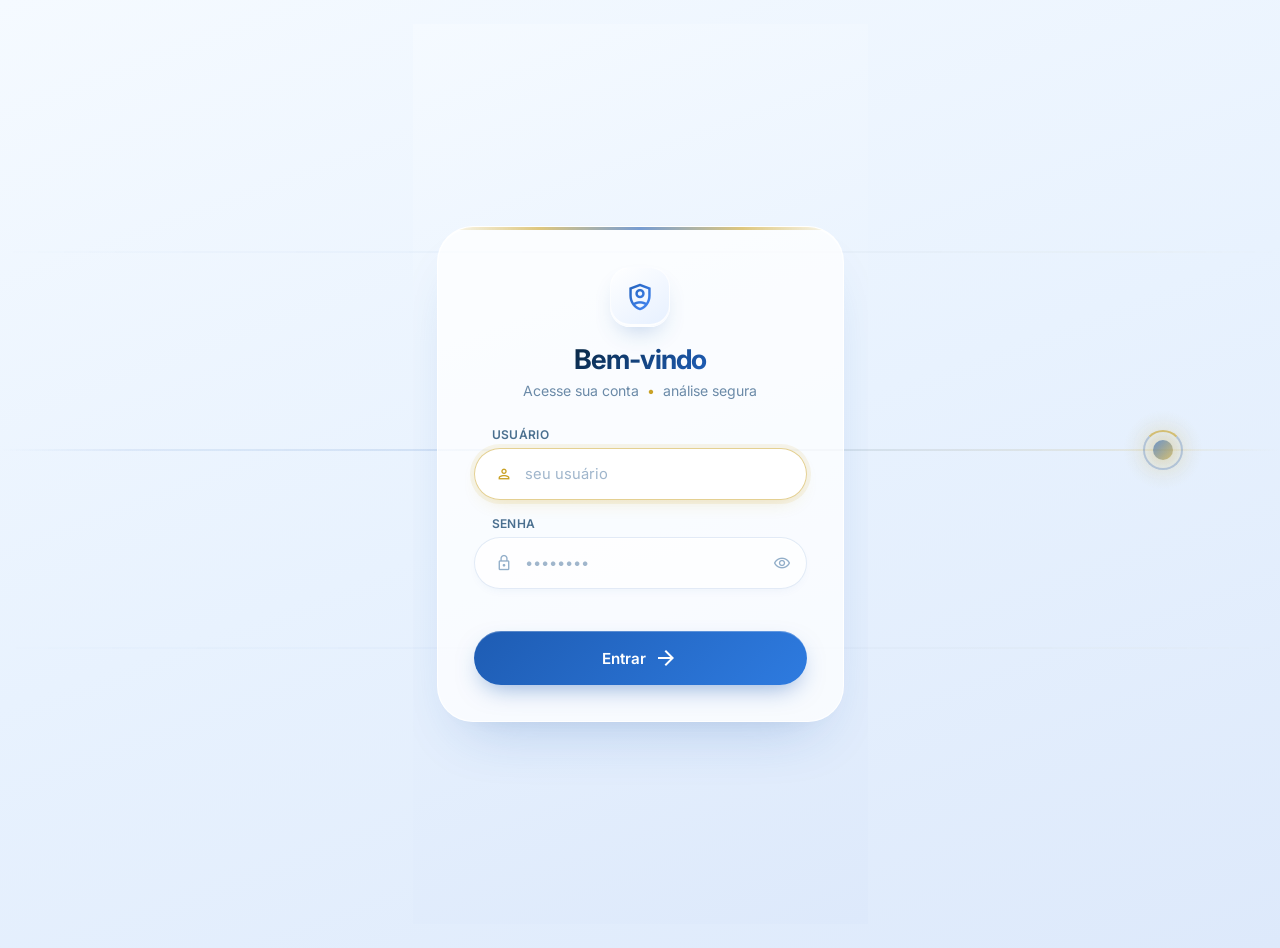
<file: frontend/index.html>
<!DOCTYPE html>
<html lang="pt-BR">
<head>
    <meta charset="UTF-8">
    <meta name="viewport" content="width=device-width, initial-scale=1.0">
    <title>Análise de Arquivos · Login</title>
    <link rel="preconnect" href="https://fonts.googleapis.com">
    <link rel="preconnect" href="https://fonts.gstatic.com" crossorigin>
    <link href="https://fonts.googleapis.com/css2?family=Inter:opsz,wght@14..32,400;14..32,500;14..32,600;14..32,700&display=swap" rel="stylesheet">
    <link rel="stylesheet" href="https://fonts.googleapis.com/css2?family=Material+Symbols+Outlined:opsz,wght,FILL,GRAD@20..48,100..700,0..1,-50..200" />
    <link rel="stylesheet" href="css/index.css">
</head>
<body>
    <div class="bg-canvas" aria-hidden="true">
        <div class="bg-track"></div>
        <div class="bg-track secondary"></div>
        <div class="bg-track tertiary"></div>
        <div class="analysis-node"></div>
    </div>

    <section class="screen screen-login" id="screenLogin">
        <div class="login-card" id="loginCard">
            <div class="login-brand">
                <div class="login-brand-icon">
                    <span class="material-symbols-outlined">shield_person</span>
                </div>
                <h1>Bem-vindo</h1>
                <p>
                    <span>Acesse sua conta</span>
                    <span class="gold-dot">•</span>
                    <span>análise segura</span>
                </p>
            </div>

            <form id="loginForm" novalidate>
                <div class="form-group">
                    <label class="form-label" for="loginUser">Usuário</label>
                    <div class="form-field" id="fieldUserContainer">
                        <span class="material-symbols-outlined field-icon">person</span>
                        <input type="text" id="loginUser" placeholder="seu usuário" autocomplete="username" required>
                    </div>
                </div>

                <div class="form-group">
                    <label class="form-label" for="loginPass">Senha</label>
                    <div class="form-field" id="fieldPassContainer">
                        <span class="material-symbols-outlined field-icon">lock</span>
                        <input type="password" id="loginPass" placeholder="••••••••" autocomplete="current-password" required>
                        <button type="button" class="field-action" id="togglePass" aria-label="Mostrar senha">
                            <span class="material-symbols-outlined" id="togglePassIcon">visibility</span>
                        </button>
                    </div>
                </div>

                <div class="error-msg" id="errorMsg" aria-live="polite">
                    <span class="material-symbols-outlined">error</span>
                    <span id="errorText">Usuário ou senha inválidos.</span>
                </div>

                <button type="submit" class="login-btn" id="loginBtn">
                    <span>Entrar</span>
                    <span class="material-symbols-outlined">arrow_forward</span>
                </button>
            </form>
        </div>
    </section>

    <script src="js/index.js"></script>
</body>
</html>
</file>
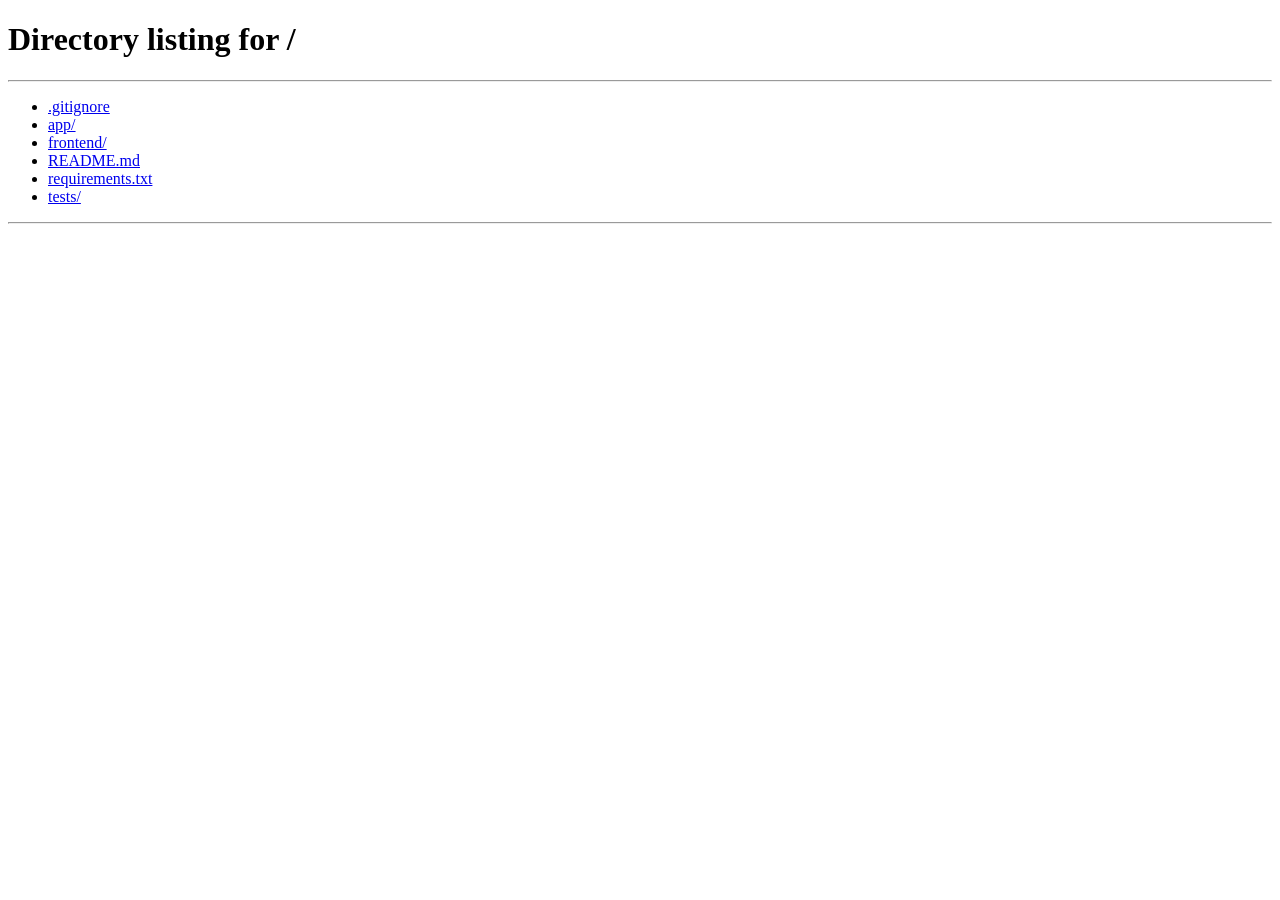
<file: frontend/dashboard.html>
<!DOCTYPE html>
<html lang="pt-BR">

<head>

    <meta charset="UTF-8">

    <meta
        name="viewport"
        content="width=device-width, initial-scale=1.0"
    >

    <title>
        Análise de Arquivos · Dashboard
    </title>

    <link
        rel="preconnect"
        href="https://fonts.googleapis.com"
    >

    <link
        rel="preconnect"
        href="https://fonts.gstatic.com"
        crossorigin
    >

    <link
        href="https://fonts.googleapis.com/css2?family=Inter:opsz,wght@14..32,400;14..32,500;14..32,600;14..32,700&display=swap"
        rel="stylesheet"
    >

    <link
        rel="stylesheet"
        href="https://fonts.googleapis.com/css2?family=Material+Symbols+Outlined:opsz,wght,FILL,GRAD@20..48,100..700,0..1,-50..200"
    >

    <link
        rel="stylesheet"
        href="css/dashboard.css"
    >

</head>


<body>





    <main class="content">


        <!-- ========================================= -->
        <!-- IDENTIDADE -->
        <!-- ========================================= -->

        <div class="brand">

            <div class="brand-icon">

                <span class="material-symbols-outlined">
                    analytics
                </span>

            </div>

            <h1>
                Sistema de Análise
            </h1>

            <p>

                <span>
                    Anexe seus arquivos para análise
                </span>

                <span class="gold-dot">
                    •
                </span>

                <span>
                    seguro &amp; rápido
                </span>

            </p>

        </div>


        <!-- ========================================= -->
        <!-- BARRA DE AÇÕES -->
        <!-- ========================================= -->

        <div class="action-bar">


            <div class="action-icons">


                <button
                    class="action-btn"
                    id="profileBtn"
                    aria-label="Perfil"
                >

                    <span class="material-symbols-outlined">
                        person
                    </span>

                </button>


                <button
                    class="action-btn"
                    id="historyBtn"
                    aria-label="Histórico"
                >

                    <span class="material-symbols-outlined">
                        history
                    </span>

                </button>


                <button
                    class="action-btn"
                    id="searchBtn"
                    aria-label="Pesquisar"
                >

                    <span class="material-symbols-outlined">
                        search
                    </span>

                </button>


            </div>


            <div
                class="file-tags"
                id="fileTags"
            >

                <div
                    class="empty-state-tag"
                    id="emptyStateTag"
                >

                    <span class="material-symbols-outlined">
                        inbox
                    </span>

                    <span>
                        Nenhum arquivo
                    </span>

                </div>

            </div>


        </div>


        <!-- ========================================= -->
        <!-- UPLOAD -->
        <!-- ========================================= -->

        <div class="upload-bar-container">

            <div
                class="input-bar-inner"
                id="inputBar"
                tabindex="0"
                role="button"
                aria-label="Selecionar arquivo para análise"
            >

                <span
                    class="material-symbols-outlined input-icon"
                >
                    attach_file
                </span>


                <span
                    class="input-bar-text"
                    id="inputBarText"
                >
                    Anexar arquivo para análise...
                </span>


                <button
                    class="attach-btn"
                    id="attachBtn"
                    aria-label="Anexar arquivo"
                    type="button"
                >

                    <span class="material-symbols-outlined">
                        add
                    </span>

                </button>

            </div>

        </div>



        <!-- ========================================= -->
        <!-- INPUT DE ARQUIVO -->
        <!-- ========================================= -->

        <input
            type="file"
            id="fileInput"
            multiple

            accept="
                .pdf,
                .png,
                .jpg,
                .jpeg,
                .gif,
                .bmp,
                .tiff,
                .tif,
                .webp,
                .txt,
                .csv,
                .xls,
                .xlsx,
                .xlsm,
                .yaml,
                .yml
            "

            style="display: none;"
        >


        <!-- ========================================= -->
        <!-- RESULTADO DA IA -->
        <!-- ========================================= -->

        <div
            class="ai-result-panel"
            id="aiResultPanel"
        >


            <div class="ai-result-header">

                <h3>

                    <span class="material-symbols-outlined">
                        auto_awesome
                    </span>

                    Resultado da Análise

                </h3>


                <button
                    class="close-result-btn"
                    id="closeResultBtn"
                    aria-label="Fechar resultado"
                    type="button"
                >

                    <span class="material-symbols-outlined">
                        close
                    </span>

                </button>

            </div>


            <div
                class="ai-result-content"
                id="aiResultContent"
            ></div>


        </div>


    </main>


    <!-- ============================================= -->
    <!-- MODAL DE PERFIL -->
    <!-- ============================================= -->

    <div
        class="modal-overlay"
        id="profileModalOverlay"
    >

        <div
            class="modal"
            id="profileModal"
        >


            <div class="modal-header">

                <h2>

                    <span class="material-symbols-outlined">
                        person
                    </span>

                    Perfil do Usuário

                </h2>


                <button
                    class="modal-close"
                    id="closeProfileModal"
                    type="button"
                >

                    <span class="material-symbols-outlined">
                        close
                    </span>

                </button>

            </div>


            <div
                class="modal-body"
                id="profileModalBody"
            ></div>


            <div class="modal-footer">

                <button
                    class="logout-modal-btn"
                    id="logoutModalBtn"
                    type="button"
                >

                    <span class="material-symbols-outlined">
                        logout
                    </span>

                    Sair

                </button>

            </div>


        </div>

    </div>


    <!-- ============================================= -->
    <!-- MODAL DE HISTÓRICO -->
    <!-- ============================================= -->

    <div
        class="modal-overlay"
        id="historyModalOverlay"
    >

        <div
            class="modal modal-large"
            id="historyModal"
        >


            <div class="modal-header">

                <h2>

                    <span class="material-symbols-outlined">
                        history
                    </span>

                    Histórico de Documentos

                </h2>


                <button
                    class="modal-close"
                    id="closeHistoryModal"
                    type="button"
                >

                    <span class="material-symbols-outlined">
                        close
                    </span>

                </button>

            </div>


            <div
                class="modal-body"
                id="historyModalBody"
            ></div>


        </div>

    </div>


    <!-- ============================================= -->
    <!-- MODAL DE PESQUISA -->
    <!-- ============================================= -->

    <div
        class="modal-overlay"
        id="searchModalOverlay"
    >

        <div
            class="modal modal-large"
            id="searchModal"
        >


            <div class="modal-header">

                <h2>

                    <span class="material-symbols-outlined">
                        search
                    </span>

                    Pesquisar Documentos

                </h2>


                <button
                    class="modal-close"
                    id="closeSearchModal"
                    type="button"
                >

                    <span class="material-symbols-outlined">
                        close
                    </span>

                </button>

            </div>


            <div class="modal-body">


                <div class="search-input-wrapper">

                    <span class="material-symbols-outlined">
                        search
                    </span>


                    <input
                        type="text"
                        id="searchInput"
                        placeholder="Digite palavras-chave ou termos..."
                    >


                    <button
                        id="searchSubmitBtn"
                        type="button"
                    >

                        <span class="material-symbols-outlined">
                            arrow_forward
                        </span>

                    </button>

                </div>


                <div
                    id="searchResults"
                    class="search-results"
                >

                    <div class="empty-state">

                        <span class="material-symbols-outlined">
                            search_off
                        </span>

                        <span>
                            Nenhum resultado ainda.
                        </span>

                    </div>

                </div>


            </div>


        </div>

    </div>


    <!-- ============================================= -->
    <!-- JAVASCRIPT -->
    <!-- ============================================= -->

    <script src="js/dashboard.js"></script>


</body>

</html>
</file>
<file: frontend/css/index.css>
* {
    margin: 0;
    padding: 0;
    box-sizing: border-box;
}

html, body {
    min-height: 100vh;
    font-family: 'Inter', -apple-system, BlinkMacSystemFont, sans-serif;
    background: linear-gradient(160deg, #f5faff 0%, #e8f2fe 50%, #dde9fb 100%);
    display: flex;
    align-items: center;
    justify-content: center;
    padding: 24px;
    color: #1a2b3e;
    position: relative;
    overflow-x: hidden;
}

/* ==============================================
   FUNDO ANIMADO - Esteira de análise
   ============================================== */
.bg-canvas {
    position: fixed;
    inset: 0;
    z-index: 0;
    overflow: hidden;
    pointer-events: none;
}

.bg-track {
    position: absolute;
    top: 50%;
    left: 0;
    right: 0;
    height: 2px;
    background: linear-gradient(90deg,
        transparent 0%,
        rgba(30, 92, 179, 0.08) 10%,
        rgba(30, 92, 179, 0.15) 50%,
        rgba(201, 162, 39, 0.12) 90%,
        transparent 100%);
    transform: translateY(-50%);
}

.bg-track.secondary { top: 28%; height: 1px; opacity: 0.5; }
.bg-track.tertiary { top: 72%; height: 1px; opacity: 0.4; }

.traveler {
    position: absolute;
    display: flex;
    align-items: center;
    justify-content: center;
    border-radius: 12px;
    background: rgba(255, 255, 255, 0.75);
    backdrop-filter: blur(6px);
    -webkit-backdrop-filter: blur(6px);
    box-shadow:
        0 4px 14px -4px rgba(30, 92, 179, 0.2),
        0 0 0 1px rgba(255, 255, 255, 0.6) inset;
    border: 1px solid rgba(30, 92, 179, 0.1);
    animation: travelRight linear infinite;
    will-change: transform;
}

.traveler .material-symbols-outlined {
    font-size: 16px;
    color: #1e5cb3;
    opacity: 0.9;
}

.traveler.gold {
    border-color: rgba(201, 162, 39, 0.25);
    box-shadow:
        0 4px 14px -4px rgba(201, 162, 39, 0.25),
        0 0 0 1px rgba(255, 248, 225, 0.7) inset;
}
.traveler.gold .material-symbols-outlined { color: #b8901a; }

.traveler.small { width: 26px; height: 26px; border-radius: 8px; }
.traveler.small .material-symbols-outlined { font-size: 13px; }

.traveler.medium { width: 34px; height: 34px; }
.traveler.medium .material-symbols-outlined { font-size: 17px; }

.traveler.large { width: 42px; height: 42px; border-radius: 14px; }
.traveler.large .material-symbols-outlined { font-size: 22px; }

.dot {
    position: absolute;
    border-radius: 50%;
    animation: travelRight linear infinite;
    will-change: transform;
}

@keyframes travelRight {
    0% {
        transform: translateX(-120px) translateY(0) rotate(0deg);
        opacity: 0;
    }
    8% { opacity: 1; }
    92% { opacity: 1; }
    100% {
        transform: translateX(calc(100vw + 120px)) translateY(0) rotate(360deg);
        opacity: 0;
    }
}

@keyframes travelWave {
    0% {
        transform: translateX(-120px) translateY(0);
        opacity: 0;
    }
    10% { opacity: 1; }
    50% { transform: translateX(50vw) translateY(-30px); }
    90% { opacity: 1; }
    100% {
        transform: translateX(calc(100vw + 120px)) translateY(20px);
        opacity: 0;
    }
}

.analysis-node {
    position: absolute;
    right: 6%;
    top: 50%;
    transform: translateY(-50%);
    width: 80px;
    height: 80px;
    border-radius: 50%;
    background: radial-gradient(circle, rgba(201, 162, 39, 0.15) 0%, transparent 70%);
    animation: nodePulse 3s ease-in-out infinite;
}

.analysis-node::before {
    content: '';
    position: absolute;
    inset: 20px;
    border-radius: 50%;
    border: 2px solid rgba(30, 92, 179, 0.25);
    animation: nodeSpin 8s linear infinite;
    border-top-color: rgba(201, 162, 39, 0.6);
}

.analysis-node::after {
    content: '';
    position: absolute;
    inset: 30px;
    border-radius: 50%;
    background: linear-gradient(135deg, rgba(30, 92, 179, 0.6), rgba(201, 162, 39, 0.6));
    animation: nodePulse 2s ease-in-out infinite;
    box-shadow: 0 0 20px rgba(201, 162, 39, 0.4);
}

@keyframes nodePulse {
    0%, 100% { opacity: 0.5; transform: translateY(-50%) scale(1); }
    50% { opacity: 0.9; transform: translateY(-50%) scale(1.08); }
}

@keyframes nodeSpin { to { transform: rotate(360deg); } }

/* ==============================================
   TELAS (Login e App) - transição de visibilidade
   ============================================== */
.screen {
    position: relative;
    z-index: 10;
    width: 100%;
    max-width: 780px;
    display: flex;
    flex-direction: column;
    align-items: center;
    transition: opacity 0.5s cubic-bezier(0.4, 0, 0.2, 1),
                transform 0.5s cubic-bezier(0.4, 0, 0.2, 1),
                filter 0.5s cubic-bezier(0.4, 0, 0.2, 1);
}

.screen.hidden { display: none !important; }

.screen-login { opacity: 1; transform: translateY(0) scale(1); filter: blur(0); }
.screen-login.fading { opacity: 0; transform: translateY(-20px) scale(0.96); filter: blur(6px); pointer-events: none; }

.screen-app { opacity: 0; transform: translateY(20px) scale(0.96); filter: blur(6px); pointer-events: none; }
.screen-app.visible { opacity: 1; transform: translateY(0) scale(1); filter: blur(0); pointer-events: auto; }

.login-card {
    width: 100%;
    max-width: 440px;
    background: rgba(255, 255, 255, 0.75);
    backdrop-filter: blur(20px);
    -webkit-backdrop-filter: blur(20px);
    border-radius: 36px;
    border: 1px solid rgba(255, 255, 255, 0.9);
    box-shadow:
        0 30px 60px -30px rgba(30, 92, 179, 0.3),
        0 10px 30px -15px rgba(0, 0, 0, 0.05),
        inset 0 1px 0 0 rgba(255, 255, 255, 0.9);
    padding: 40px 36px 36px;
    animation: fadeUp 0.9s cubic-bezier(0.2, 0, 0, 1) both;
    position: relative;
    overflow: hidden;
}

.login-card::before {
    content: '';
    position: absolute;
    top: 0; left: 0; right: 0;
    height: 3px;
    background: linear-gradient(90deg, transparent, #c9a227, #1e5cb3, #c9a227, transparent);
    opacity: 0.6;
}

.login-brand { text-align: center; margin-bottom: 28px; }

.login-brand-icon {
    display: inline-flex;
    align-items: center;
    justify-content: center;
    width: 60px;
    height: 60px;
    border-radius: 20px;
    background: linear-gradient(145deg, #ffffff, #e6f0ff);
    box-shadow: 0 12px 24px -10px rgba(30, 92, 179, 0.3), inset 0 -2px 0 0 rgba(255, 255, 255, 0.9);
    margin-bottom: 16px;
    border: 1px solid rgba(255, 255, 255, 0.8);
}

.login-brand-icon .material-symbols-outlined {
    font-size: 32px;
    background: linear-gradient(135deg, #1e5cb3, #4a8eff);
    -webkit-background-clip: text;
    background-clip: text;
    -webkit-text-fill-color: transparent;
}

.login-brand h1 {
    font-size: 1.7rem;
    font-weight: 700;
    letter-spacing: -0.03em;
    background: linear-gradient(135deg, #0a2a4a 30%, #1e5cb3 70%);
    -webkit-background-clip: text;
    background-clip: text;
    -webkit-text-fill-color: transparent;
    margin-bottom: 6px;
}

.login-brand p {
    font-size: 0.88rem;
    color: #6b8aa8;
    display: flex;
    align-items: center;
    justify-content: center;
    gap: 8px;
}

.login-brand p .gold-dot { color: #c9a227; }

.form-group { margin-bottom: 16px; position: relative; }

.form-label {
    display: block;
    font-size: 0.75rem;
    font-weight: 600;
    color: #4a6f8f;
    margin-bottom: 6px;
    padding-left: 18px;
    letter-spacing: 0.03em;
    text-transform: uppercase;
}

.form-field {
    position: relative;
    display: flex;
    align-items: center;
    background: rgba(255, 255, 255, 0.7);
    border: 1px solid rgba(30, 92, 179, 0.12);
    border-radius: 100px;
    padding: 4px 4px 4px 20px;
    transition: all 0.35s cubic-bezier(0.2, 0, 0, 1);
    box-shadow: 0 4px 12px -6px rgba(30, 92, 179, 0.1), inset 0 1px 0 0 rgba(255, 255, 255, 0.9);
}

.form-field.invalid {
    border-color: rgba(213, 63, 63, 0.5);
    background: rgba(255, 245, 245, 0.8);
}

.form-field:focus-within {
    border-color: rgba(201, 162, 39, 0.5);
    background: rgba(255, 255, 255, 0.95);
    box-shadow: 0 0 0 4px rgba(201, 162, 39, 0.1), 0 8px 20px -10px rgba(201, 162, 39, 0.3), inset 0 1px 0 0 rgba(255, 255, 255, 0.9);
}

.form-field .material-symbols-outlined.field-icon {
    font-size: 18px;
    color: #92aec9;
    margin-right: 4px;
    transition: color 0.3s;
    flex-shrink: 0;
}

.form-field:focus-within .material-symbols-outlined.field-icon { color: #c9a227; }

.form-field input {
    flex: 1;
    background: transparent;
    border: none;
    outline: none;
    font-family: inherit;
    font-size: 0.92rem;
    color: #0a2a4a;
    padding: 12px 8px;
    font-weight: 400;
    min-width: 0;
}

.form-field input::placeholder { color: #a0b6cc; font-weight: 400; }

.field-action {
    width: 40px;
    height: 40px;
    border-radius: 50%;
    border: none;
    background: transparent;
    color: #92aec9;
    display: flex;
    align-items: center;
    justify-content: center;
    cursor: pointer;
    transition: all 0.25s ease;
    flex-shrink: 0;
}

.field-action .material-symbols-outlined { font-size: 18px; }

.field-action:hover { background: rgba(30, 92, 179, 0.08); color: #1e5cb3; }

.login-btn {
    width: 100%;
    border: none;
    border-radius: 100px;
    padding: 15px 22px;
    font-family: inherit;
    font-size: 0.95rem;
    font-weight: 600;
    letter-spacing: 0.01em;
    color: white;
    background: linear-gradient(135deg, #1e5cb3, #2e7be0);
    cursor: pointer;
    margin-top: 8px;
    display: flex;
    align-items: center;
    justify-content: center;
    gap: 8px;
    transition: all 0.4s cubic-bezier(0.2, 0, 0, 1);
    box-shadow:
        0 10px 24px -8px rgba(30, 92, 179, 0.5),
        inset 0 1px 0 0 rgba(255, 255, 255, 0.25);
    position: relative;
    overflow: hidden;
}

.login-btn::before {
    content: '';
    position: absolute;
    inset: 0;
    background: linear-gradient(135deg, #c9a227, #dbb93d);
    opacity: 0;
    transition: opacity 0.4s;
    z-index: 0;
}

.login-btn:hover::before { opacity: 1; }

.login-btn:hover {
    box-shadow:
        0 14px 30px -8px rgba(201, 162, 39, 0.5),
        inset 0 1px 0 0 rgba(255, 255, 255, 0.3);
    transform: translateY(-1px);
}

.login-btn:active { transform: scale(0.98); }

.login-btn span, .login-btn .material-symbols-outlined {
    position: relative;
    z-index: 1;
}

/* Mensagem de erro */
.error-msg {
    color: #d53f3f;
    font-size: 0.78rem;
    text-align: center;
    margin-top: 6px;
    min-height: 18px;
    opacity: 0;
    transition: opacity 0.3s;
    display: flex;
    align-items: center;
    justify-content: center;
    gap: 4px;
}

.error-msg.show { opacity: 1; }
.error-msg .material-symbols-outlined { font-size: 14px; }

@keyframes shake {
    0%, 100% { transform: translateX(0); }
    20% { transform: translateX(-8px); }
    40% { transform: translateX(8px); }
    60% { transform: translateX(-6px); }
    80% { transform: translateX(6px); }
}

.shake { animation: shake 0.5s cubic-bezier(0.36, 0.07, 0.19, 0.97); }

@keyframes fadeUp {
    0% { opacity: 0; transform: translateY(30px); }
    100% { opacity: 1; transform: translateY(0); }
}

@keyframes fadeDown {
    0% { opacity: 0; transform: translateY(-20px); }
    100% { opacity: 1; transform: translateY(0); }
}

@media (max-width: 560px) {
    .login-card { padding: 32px 24px 28px; border-radius: 30px; }
    .login-brand h1 { font-size: 1.4rem; }
}
</file>
<file: frontend/css/dashboard.css>
* { margin: 0; padding: 0; box-sizing: border-box; }

html, body {
    height: 100%;
    overflow-y: auto;
    overflow-x: hidden;
}

body {
    font-family: 'Inter', -apple-system, BlinkMacSystemFont, sans-serif;
    background: linear-gradient(145deg, #f7faff 0%, #edf4fd 48%, #e5edfa 100%);
    animation: dashboardEnter 0.85s cubic-bezier(0.2, 0, 0, 1) both;
    min-height: 100vh;
    display: flex;
    align-items: center;
    justify-content: center;
    padding: 24px;
    color: #1a2b3e;
    position: relative;
}

/* ==============================================
   FUNDO SUAVE E TRANSIÇÃO DE ENTRADA
   ============================================== */
.bg-canvas { display: none; }

@keyframes dashboardEnter {
    from { opacity: 0; transform: translateY(8px); }
    to { opacity: 1; transform: translateY(0); }
}

@media (prefers-reduced-motion: reduce) {
    body { animation: none; }
}

/* ==============================================
   CONTEÚDO PRINCIPAL
   ============================================== */
.content { position: relative; z-index: 10; max-width: 780px; width: 100%; display: flex; flex-direction: column; align-items: center; gap: 24px; padding: 20px 0; }

.brand { text-align: center; margin-bottom: 8px; animation: fadeDown 0.8s cubic-bezier(0.2, 0, 0, 1) both; }
.brand-icon { display: inline-flex; align-items: center; justify-content: center; width: 56px; height: 56px; border-radius: 20px; background: linear-gradient(145deg, #ffffff, #e6f0ff); box-shadow: 0 12px 24px -10px rgba(30, 92, 179, 0.3), inset 0 -2px 0 0 rgba(255, 255, 255, 0.9); margin-bottom: 16px; border: 1px solid rgba(255, 255, 255, 0.8); }
.brand-icon .material-symbols-outlined { font-size: 30px; background: linear-gradient(135deg, #1e5cb3, #4a8eff); -webkit-background-clip: text; background-clip: text; -webkit-text-fill-color: transparent; }
.brand h1 { font-size: 1.9rem; font-weight: 700; letter-spacing: -0.03em; background: linear-gradient(135deg, #0a2a4a 30%, #1e5cb3 70%); -webkit-background-clip: text; background-clip: text; -webkit-text-fill-color: transparent; margin-bottom: 6px; }
.brand p { font-size: 0.92rem; color: #6b8aa8; font-weight: 400; display: flex; align-items: center; justify-content: center; gap: 8px; }
.brand p .gold-dot { color: #c9a227; }

.action-bar { width: 100%; display: flex; align-items: center; gap: 12px; flex-wrap: wrap; justify-content: center; background: rgba(255, 255, 255, 0.5); backdrop-filter: blur(10px); -webkit-backdrop-filter: blur(10px); padding: 8px 16px; border-radius: 60px; border: 1px solid rgba(255, 255, 255, 0.6); box-shadow: 0 4px 12px -6px rgba(30, 92, 179, 0.1); }
.action-icons { display: flex; gap: 8px; flex-shrink: 0; }
.action-btn { display: flex; align-items: center; justify-content: center; width: 40px; height: 40px; border-radius: 50%; border: 1px solid rgba(30, 92, 179, 0.1); background: rgba(255, 255, 255, 0.9); color: #4a6f8f; cursor: pointer; transition: all 0.3s ease; }
.action-btn .material-symbols-outlined { font-size: 20px; }
.action-btn:hover { background: #fff; color: #c9a227; border-color: rgba(201, 162, 39, 0.4); transform: translateY(-2px); box-shadow: 0 4px 12px -4px rgba(201, 162, 39, 0.3); }

.file-tags { display: flex; flex-wrap: wrap; gap: 8px; flex: 1; min-width: 0; align-items: center; justify-content: center; }
.file-tag { display: flex; align-items: center; gap: 6px; padding: 6px 12px; border-radius: 40px; background: rgba(30, 92, 179, 0.06); border: 1px solid rgba(30, 92, 179, 0.1); font-size: 0.75rem; color: #0a2a4a; white-space: nowrap; cursor: pointer; transition: all 0.2s ease; max-width: 140px; overflow: hidden; text-overflow: ellipsis; }
.file-tag .material-symbols-outlined { font-size: 16px; color: #1e5cb3; }
.file-tag:hover { background: rgba(201, 162, 39, 0.1); border-color: rgba(201, 162, 39, 0.3); }
.file-tag .remove-tag { background: none; border: none; cursor: pointer; color: #92aec9; padding: 0; display: flex; }
.file-tag .remove-tag:hover { color: #d53f3f; }
.empty-state-tag { display: flex; align-items: center; gap: 6px; font-size: 0.75rem; color: #a0b6cc; }
.empty-state-tag .material-symbols-outlined { font-size: 16px; }

.upload-bar-container { width: 100%; max-width: 680px; animation: slideUpBar 0.9s cubic-bezier(0.2, 0, 0, 1) 0.35s both; }
.input-bar-inner { display: flex; align-items: center; justify-content: space-between; background: rgba(255, 255, 255, 0.85); backdrop-filter: blur(20px); -webkit-backdrop-filter: blur(20px); border: 1px solid rgba(255, 255, 255, 0.9); border-radius: 100px; padding: 6px 8px 6px 22px; box-shadow: 0 16px 32px -16px rgba(30, 92, 179, 0.25), 0 0 0 1px rgba(201, 162, 39, 0.08) inset, inset 0 1px 0 0 rgba(255, 255, 255, 0.9); transition: all 0.4s cubic-bezier(0.2, 0, 0, 1); cursor: pointer; position: relative; overflow: hidden; height: 58px; }
.input-bar-inner::before { content: ''; position: absolute; inset: 0; border-radius: 100px; padding: 1px; background: linear-gradient(120deg, transparent, rgba(201, 162, 39, 0.3), transparent); -webkit-mask: linear-gradient(#fff 0 0) content-box, linear-gradient(#fff 0 0); -webkit-mask-composite: xor; mask-composite: exclude; opacity: 0; transition: opacity 0.4s; pointer-events: none; }
.input-bar-inner:hover::before { opacity: 1; }
.input-bar-inner:hover { box-shadow: 0 20px 40px -16px rgba(201, 162, 39, 0.3), 0 0 0 1px rgba(201, 162, 39, 0.15) inset, inset 0 1px 0 0 rgba(255, 255, 255, 0.9); transform: translateY(-1px); }
.input-bar-inner.drag-over { border-color: rgba(201, 162, 39, 0.5); background: rgba(255, 252, 240, 0.95); box-shadow: 0 0 0 4px rgba(201, 162, 39, 0.12), 0 20px 40px -16px rgba(201, 162, 39, 0.35); }
.input-bar-text { flex: 1; font-size: 0.92rem; color: #7b98b3; font-weight: 400; user-select: none; transition: color 0.3s; white-space: nowrap; overflow: hidden; text-overflow: ellipsis; }
.input-bar-inner:hover .input-bar-text { color: #4a6f8f; }
.input-icon { font-size: 22px; color: #1e5cb3; margin-right: 10px; }

.attach-btn { width: 44px; height: 44px; border-radius: 50%; border: none; background: linear-gradient(145deg, #1e5cb3, #2e7be0); color: white; display: flex; align-items: center; justify-content: center; cursor: pointer; transition: all 0.35s cubic-bezier(0.2, 0, 0, 1); box-shadow: 0 6px 14px -4px rgba(30, 92, 179, 0.5), inset 0 1px 0 0 rgba(255, 255, 255, 0.25); flex-shrink: 0; position: relative; overflow: hidden; }
.attach-btn .material-symbols-outlined { font-size: 24px; transition: transform 0.4s cubic-bezier(0.2, 0, 0, 1); }
.attach-btn:hover { background: linear-gradient(145deg, #c9a227, #dbb93d); box-shadow: 0 10px 20px -6px rgba(201, 162, 39, 0.5), inset 0 1px 0 0 rgba(255, 255, 255, 0.3); transform: scale(1.06); }
.attach-btn:hover .material-symbols-outlined { transform: rotate(90deg); }
.attach-btn:active { transform: scale(0.96); }

@keyframes slideUpBar { 0% { opacity: 0; transform: translateY(60px) scale(0.95); filter: blur(4px); } 60% { filter: blur(0); } 100% { opacity: 1; transform: translateY(0) scale(1); filter: blur(0); } }

.ai-result-panel { width: 100%; max-width: 780px; background: rgba(255, 255, 255, 0.85); backdrop-filter: blur(16px); -webkit-backdrop-filter: blur(16px); border-radius: 32px; border: 1px solid rgba(255, 255, 255, 0.9); box-shadow: 0 20px 40px -20px rgba(30, 92, 179, 0.2); overflow: hidden; max-height: 0; opacity: 0; transform: translateY(-10px); transition: all 0.6s cubic-bezier(0.2, 0, 0, 1); pointer-events: none; }
.ai-result-panel.visible { max-height: 2000px; opacity: 1; transform: translateY(0); pointer-events: auto; margin-top: 8px; }
.ai-result-header { display: flex; align-items: center; justify-content: space-between; padding: 20px 26px 14px; border-bottom: 1px solid rgba(30, 92, 179, 0.08); }
.ai-result-header h3 { font-size: 0.95rem; font-weight: 600; color: #0a2a4a; display: flex; align-items: center; gap: 10px; }
.ai-result-header h3 .material-symbols-outlined { font-size: 20px; color: #c9a227; }
.close-result-btn { background: transparent; border: none; width: 34px; height: 34px; border-radius: 50%; display: flex; align-items: center; justify-content: center; cursor: pointer; color: #92aec9; transition: all 0.25s ease; }
.close-result-btn:hover { background: rgba(201, 162, 39, 0.12); color: #b8901a; transform: rotate(90deg); }
.ai-result-content { padding: 20px 26px 26px; font-size: 0.88rem; color: #1a2b3e; line-height: 1.6; max-height: 60vh; overflow-y: auto; }
.ai-result-content::-webkit-scrollbar { width: 6px; }
.ai-result-content::-webkit-scrollbar-track { background: transparent; }
.ai-result-content::-webkit-scrollbar-thumb { background: rgba(30, 92, 179, 0.2); border-radius: 10px; }
.ai-result-content::-webkit-scrollbar-thumb:hover { background: rgba(201, 162, 39, 0.4); }
.ai-result-content .result-section { margin-bottom: 18px; }
.ai-result-content .result-section:last-child { margin-bottom: 0; }
.ai-result-content .result-label { font-size: 0.7rem; font-weight: 600; text-transform: uppercase; letter-spacing: 0.06em; color: #7b98b3; margin-bottom: 4px; display: flex; align-items: center; gap: 6px; }
.ai-result-content .result-label .material-symbols-outlined { font-size: 14px; color: #c9a227; }
.ai-result-content .result-value { color: #0a2a4a; font-size: 0.9rem; padding: 10px 14px; background: rgba(30, 92, 179, 0.03); border-radius: 12px; border: 1px solid rgba(30, 92, 179, 0.05); white-space: pre-wrap; word-break: break-word; }
.ai-result-content .result-value.highlight { background: rgba(201, 162, 39, 0.06); border-color: rgba(201, 162, 39, 0.15); }
.confidence-bar { display: flex; align-items: center; gap: 12px; }
.confidence-bar .bar { flex: 1; height: 6px; background: rgba(30, 92, 179, 0.08); border-radius: 10px; overflow: hidden; }
.confidence-bar .bar .fill { height: 100%; background: linear-gradient(90deg, #1e5cb3, #c9a227); border-radius: 10px; transition: width 1s cubic-bezier(0.2, 0, 0, 1); }
.confidence-bar .value { font-size: 0.8rem; font-weight: 600; color: #1e5cb3; min-width: 40px; text-align: right; }
.ai-loading { display: flex; flex-direction: column; align-items: center; gap: 16px; padding: 30px 0; color: #7b98b3; }
.ai-loading .spinner { width: 40px; height: 40px; border-radius: 50%; border: 3px solid rgba(30, 92, 179, 0.1); border-top-color: #1e5cb3; animation: spin 1s linear infinite; }
@keyframes spin { to { transform: rotate(360deg); } }
.ai-error { padding: 16px; background: rgba(213, 63, 63, 0.06); border: 1px solid rgba(213, 63, 63, 0.15); border-radius: 16px; color: #d53f3f; display: flex; align-items: center; gap: 10px; font-size: 0.88rem; }

.modal-overlay { position: fixed; inset: 0; background: rgba(10, 42, 74, 0.4); backdrop-filter: blur(8px); -webkit-backdrop-filter: blur(8px); z-index: 1000; display: flex; align-items: center; justify-content: center; opacity: 0; pointer-events: none; transition: opacity 0.4s cubic-bezier(0.2, 0, 0, 1); padding: 24px; }
.modal-overlay.active { opacity: 1; pointer-events: auto; }
.modal { background: rgba(255, 255, 255, 0.95); backdrop-filter: blur(20px); -webkit-backdrop-filter: blur(20px); border-radius: 32px; border: 1px solid rgba(255, 255, 255, 0.9); box-shadow: 0 40px 80px -30px rgba(30, 92, 179, 0.4); width: 100%; max-width: 480px; max-height: 85vh; display: flex; flex-direction: column; transform: translateY(20px) scale(0.96); transition: transform 0.4s cubic-bezier(0.2, 0, 0, 1); overflow: hidden; }
.modal-overlay.active .modal { transform: translateY(0) scale(1); }
.modal-large { max-width: 700px; }
.modal-header { display: flex; align-items: center; justify-content: space-between; padding: 24px 28px 16px; border-bottom: 1px solid rgba(30, 92, 179, 0.08); }
.modal-header h2 { font-size: 1.1rem; font-weight: 600; color: #0a2a4a; display: flex; align-items: center; gap: 10px; }
.modal-header h2 .material-symbols-outlined { font-size: 22px; color: #1e5cb3; }
.modal-close { background: transparent; border: none; width: 36px; height: 36px; border-radius: 50%; display: flex; align-items: center; justify-content: center; cursor: pointer; color: #92aec9; transition: all 0.25s ease; }
.modal-close:hover { background: rgba(201, 162, 39, 0.12); color: #b8901a; transform: rotate(90deg); }
.modal-body { padding: 24px 28px; overflow-y: auto; flex: 1; }
.modal-footer { padding: 16px 28px 24px; border-top: 1px solid rgba(30, 92, 179, 0.08); display: flex; justify-content: flex-end; }
.logout-modal-btn { display: flex; align-items: center; gap: 8px; padding: 12px 24px; border-radius: 100px; border: 1px solid rgba(213, 63, 63, 0.3); background: rgba(213, 63, 63, 0.05); color: #d53f3f; font-family: inherit; font-size: 0.9rem; font-weight: 500; cursor: pointer; transition: all 0.3s ease; }
.logout-modal-btn:hover { background: rgba(213, 63, 63, 0.12); border-color: rgba(213, 63, 63, 0.5); transform: translateY(-1px); }
.logout-modal-btn .material-symbols-outlined { font-size: 18px; }
.profile-field { margin-bottom: 16px; padding: 12px 16px; background: rgba(30, 92, 179, 0.04); border-radius: 16px; border: 1px solid rgba(30, 92, 179, 0.06); }
.profile-field label { display: block; font-size: 0.7rem; text-transform: uppercase; letter-spacing: 0.05em; color: #7b98b3; margin-bottom: 4px; }
.profile-field span { font-size: 0.95rem; color: #0a2a4a; font-weight: 500; }
.history-item { display: flex; align-items: center; gap: 14px; padding: 14px 16px; border-radius: 16px; background: rgba(255, 255, 255, 0.6); border: 1px solid rgba(30, 92, 179, 0.06); margin-bottom: 10px; cursor: pointer; transition: all 0.3s cubic-bezier(0.2, 0, 0, 1); animation: filePop 0.4s ease both; }
.history-item:hover { background: rgba(255, 255, 255, 0.95); border-color: rgba(201, 162, 39, 0.3); transform: translateX(4px); box-shadow: 0 8px 16px -8px rgba(201, 162, 39, 0.2); }
.history-item-icon { width: 40px; height: 40px; border-radius: 12px; display: flex; align-items: center; justify-content: center; background: rgba(30, 92, 179, 0.08); color: #1e5cb3; flex-shrink: 0; }
.history-item-icon .material-symbols-outlined { font-size: 20px; }
.history-item-info { flex: 1; min-width: 0; }
.history-item-name { font-size: 0.9rem; font-weight: 500; color: #0a2a4a; white-space: nowrap; overflow: hidden; text-overflow: ellipsis; }
.history-item-meta { font-size: 0.72rem; color: #7b98b3; margin-top: 2px; display: flex; gap: 10px; align-items: center; }
.history-item-status { font-size: 0.65rem; font-weight: 600; text-transform: uppercase; padding: 2px 8px; border-radius: 20px; background: rgba(30, 92, 179, 0.08); color: #1e5cb3; }
.history-item-status.concluido { background: rgba(34, 197, 94, 0.12); color: #16a34a; }
.history-item-status.processando { background: rgba(201, 162, 39, 0.12); color: #b8901a; }
.history-item-status.erro { background: rgba(213, 63, 63, 0.12); color: #d53f3f; }
.search-input-wrapper { display: flex; align-items: center; gap: 8px; background: rgba(255, 255, 255, 0.8); border: 1px solid rgba(30, 92, 179, 0.15); border-radius: 100px; padding: 6px 6px 6px 18px; margin-bottom: 20px; transition: all 0.3s ease; }
.search-input-wrapper:focus-within { border-color: rgba(201, 162, 39, 0.5); box-shadow: 0 0 0 4px rgba(201, 162, 39, 0.1); }
.search-input-wrapper .material-symbols-outlined { color: #92aec9; font-size: 20px; }
.search-input-wrapper input { flex: 1; background: transparent; border: none; outline: none; font-family: inherit; font-size: 0.9rem; color: #0a2a4a; padding: 10px 8px; }
.search-input-wrapper input::placeholder { color: #a0b6cc; }
.search-input-wrapper button { width: 40px; height: 40px; border-radius: 50%; border: none; background: linear-gradient(145deg, #1e5cb3, #2e7be0); color: white; cursor: pointer; display: flex; align-items: center; justify-content: center; transition: all 0.3s ease; }
.search-input-wrapper button:hover { background: linear-gradient(145deg, #c9a227, #dbb93d); transform: scale(1.05); }
.search-results { min-height: 100px; }
.search-results .empty-state { padding: 20px; }
.search-results .empty-state .material-symbols-outlined { font-size: 32px; color: #c5d6e8; }
.insight-match { border-left: 3px solid #c9a227 !important; background: rgba(201, 162, 39, 0.05) !important; }
.insight-match .history-item-status { background: rgba(201, 162, 39, 0.15); color: #b8901a; }
.insight-highlight { background: rgba(201, 162, 39, 0.3); color: #0a2a4a; font-weight: 600; padding: 0 2px; border-radius: 3px; }

@media (max-width: 700px) {
    .action-bar { border-radius: 24px; padding: 12px; flex-direction: column; }
    .action-icons { width: 100%; justify-content: center; }
    .file-tags { justify-content: center; }
    .brand h1 { font-size: 1.5rem; }
    .brand-icon { width: 48px; height: 48px; }
    .brand-icon .material-symbols-outlined { font-size: 24px; }
    .modal { margin: 12px; border-radius: 24px; }
    .modal-header { padding: 18px 20px 12px; }
    .modal-body { padding: 18px 20px; }
    .ai-result-content { padding: 16px 18px 20px; }
    .input-bar-inner { padding: 5px 6px 5px 18px; height: 52px; }
    .attach-btn { width: 40px; height: 40px; }
    .attach-btn .material-symbols-outlined { font-size: 20px; }
    .input-bar-text { font-size: 0.85rem; }
}
</file>
